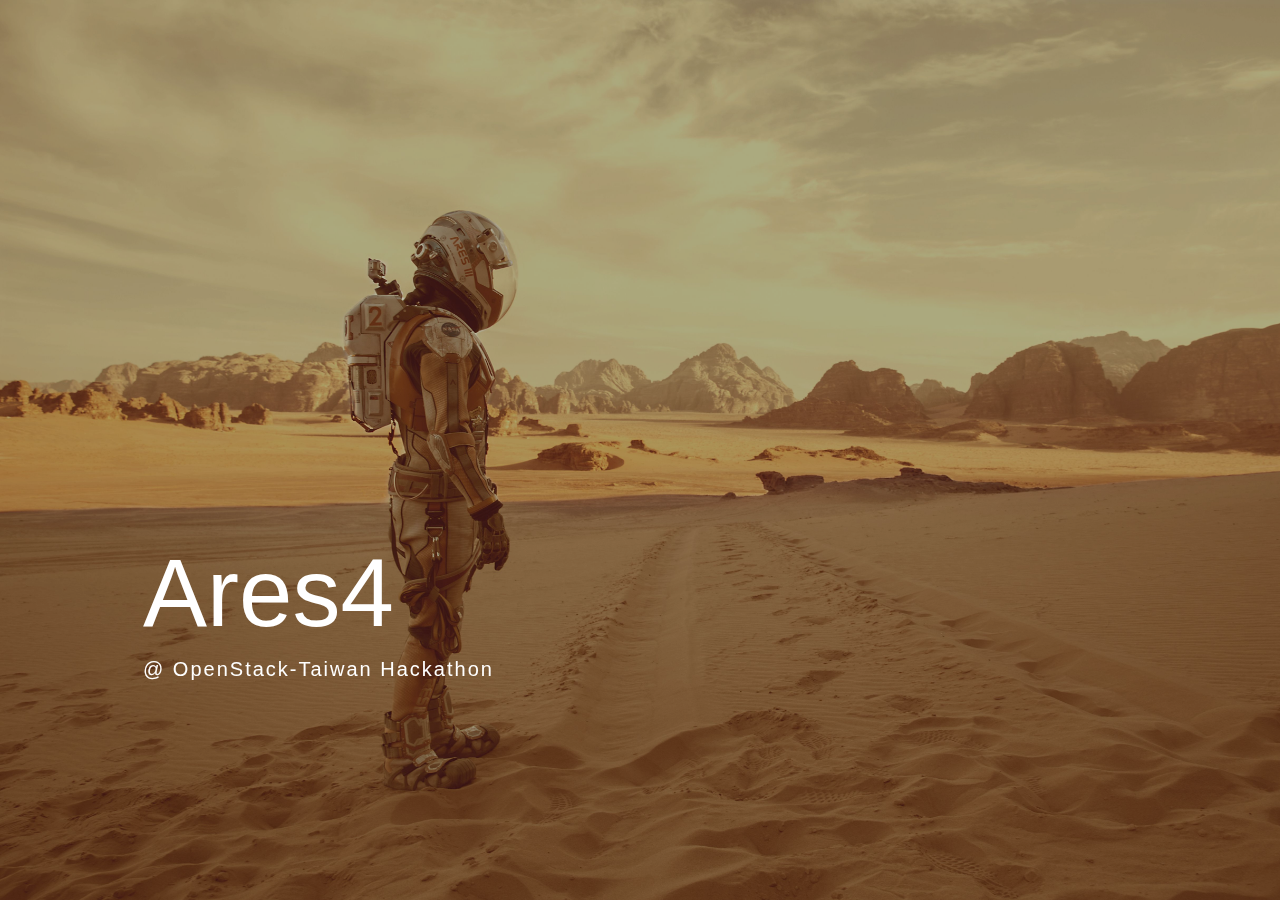
<file: WebContent/index.html>
<!doctype html>
<html class="no-js" lang="">
<head>
	<meta charset="utf-8">
	<meta http-equiv="x-ua-compatible" content="ie=edge">
	<title>Ares4 @ OpenStack-Taiwan Hackathon</title>
	<meta name="description" content="">
	<meta name="viewport" content="width=device-width, initial-scale=1">

	<link rel="apple-touch-icon" href="apple-touch-icon.png">
	<!-- Place favicon.ico in the root directory -->

	<link rel="stylesheet" href="css/normalize.css">
	<link rel="stylesheet" href="css/bootstrap.min.css">
	<link rel="stylesheet" href="css/main.css">
	<script src="js/vendor/modernizr-2.8.3.min.js"></script>
</head>
<body class="index" rel="go&href=home.html">

<div class="container">
	<h1>Ares4</h1>
	<p>@ OpenStack-Taiwan Hackathon</p>
	
</div>

<script src="https://code.jquery.com/jquery-1.12.0.min.js"></script>
<script>window.jQuery || document.write('<script src="js/vendor/jquery-1.12.0.min.js"><\/script>')</script>
<script src="js/vendor/tether.min.js"></script>
<script src="js/vendor/bootstrap.min.js"></script>
<script src="js/vendor/underscore-min.js"></script>
<script src="js/plugins.js"></script>
<script src="js/main.js"></script>

</body>
</html>
</file>
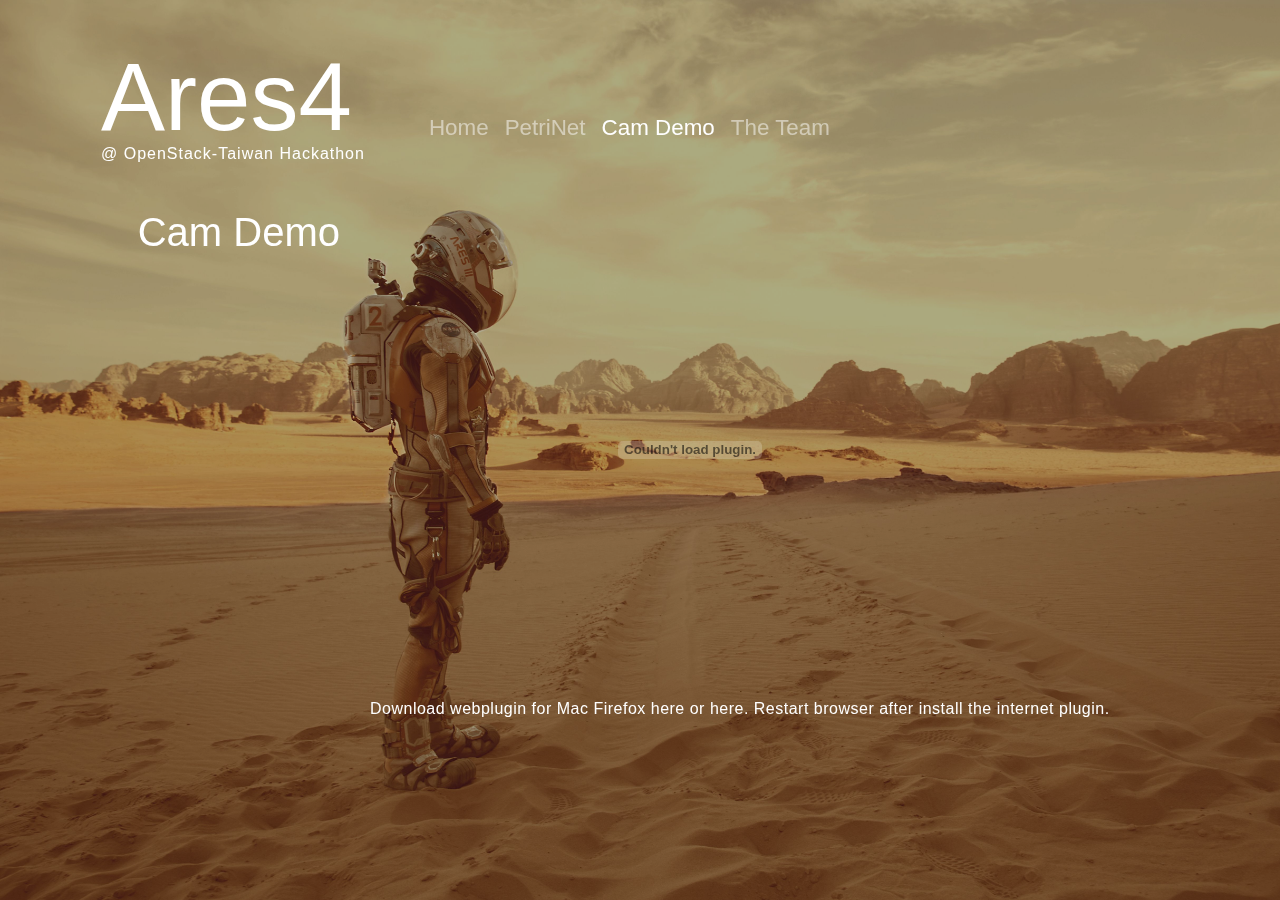
<file: WebContent/cam.html>
<!doctype html>
<html class="no-js" lang="">
<head>
	<meta charset="utf-8">
	<meta http-equiv="x-ua-compatible" content="ie=edge">
	<title>Ares4 @ OpenStack-Taiwan Hackathon</title>
	<meta name="description" content="">
	<meta name="viewport" content="width=device-width, initial-scale=1">

	<link rel="apple-touch-icon" href="apple-touch-icon.png">
	<!-- Place favicon.ico in the root directory -->

	<link rel="stylesheet" href="css/normalize.css">
	<link rel="stylesheet" href="css/bootstrap.min.css">
	<link rel="stylesheet" href="css/main.css">
	<script src="js/vendor/modernizr-2.8.3.min.js"></script>
</head>
<body class="home">

<div class="container">

	<nav class="navbar navbar-dark">
		<button class="navbar-toggler hidden-md-up" type="button" data-toggle="collapse" data-target="#main-navbar">
			&#9776;
		</button>
		<div class="collapse navbar-toggleable-sm" id="main-navbar">
			<div class="navbar-brand" rel="go&href=index.html">
				<h1>Ares4</h1>
				<h7>@ OpenStack-Taiwan Hackathon</h7>
			</div>
			<ul class="nav navbar-nav">
				<li class="nav-item">
					<a class="nav-link" href="home.html">Home <span class="sr-only">(current)</span></a>
				</li>
				<li class="nav-item">
					<a class="nav-link" href="petri.html">PetriNet</a>
				</li>
				<li class="nav-item active">
					<a class="nav-link" href="cam.html">Cam Demo</a>
				</li>
				<li class="nav-item">
					<a class="nav-link" href="about.html">The Team</a>
				</li>
			</ul>
		</div>
	</nav>

	<div class="row">
		<div class="col-md-3">
			<h1 class="text-md-right">Cam Demo</h1>
		</div>
		<div class="col-md-9">
			<div class="main-content">

<div class="cam-container">
	<object classid="clsid:9BE31822-FDAD-461B-AD51-BE1D1C159921" codebase="http://download.videolan.org/pub/videolan/vlc/last/win32/axvlc.cab" id="vlc"><!-- target="rtsp://118.165.24.68/mpeg4" -->
		<embed type="application/x-vlc-plugin" pluginspage="http://www.videolan.org"
			name="vlc"
			target="rtsp://192.168.1.56/mpeg4"
			autoplay="yes"
			loop="no"
			width="640"
			height="480"
			/>
	</object>
</div>

<p class="small">Download webplugin for Mac Firefox <a href="//download.videolan.org/pub/videolan/vlc/last/macosx/VLC-webplugin-2.2.2.dmg">here</a> or <a href="//googledrive.com/host/0B2K-Zztsi4uEZWxTQzd4ZEdPd2s/VLC-webplugin-2.2.2.dmg">here</a>. Restart browser after install the internet plugin.</p>

			</div>
		</div>
	</div>
</div>

<script src="https://code.jquery.com/jquery-1.12.0.min.js"></script>
<script>window.jQuery || document.write('<script src="js/vendor/jquery-1.12.0.min.js"><\/script>')</script>
<script src="js/vendor/tether.min.js"></script>
<script src="js/vendor/bootstrap.min.js"></script>
<script src="js/vendor/underscore-min.js"></script>
<script src="js/plugins.js"></script>
<script src="js/main.js"></script>

</body>
</html>
</file>
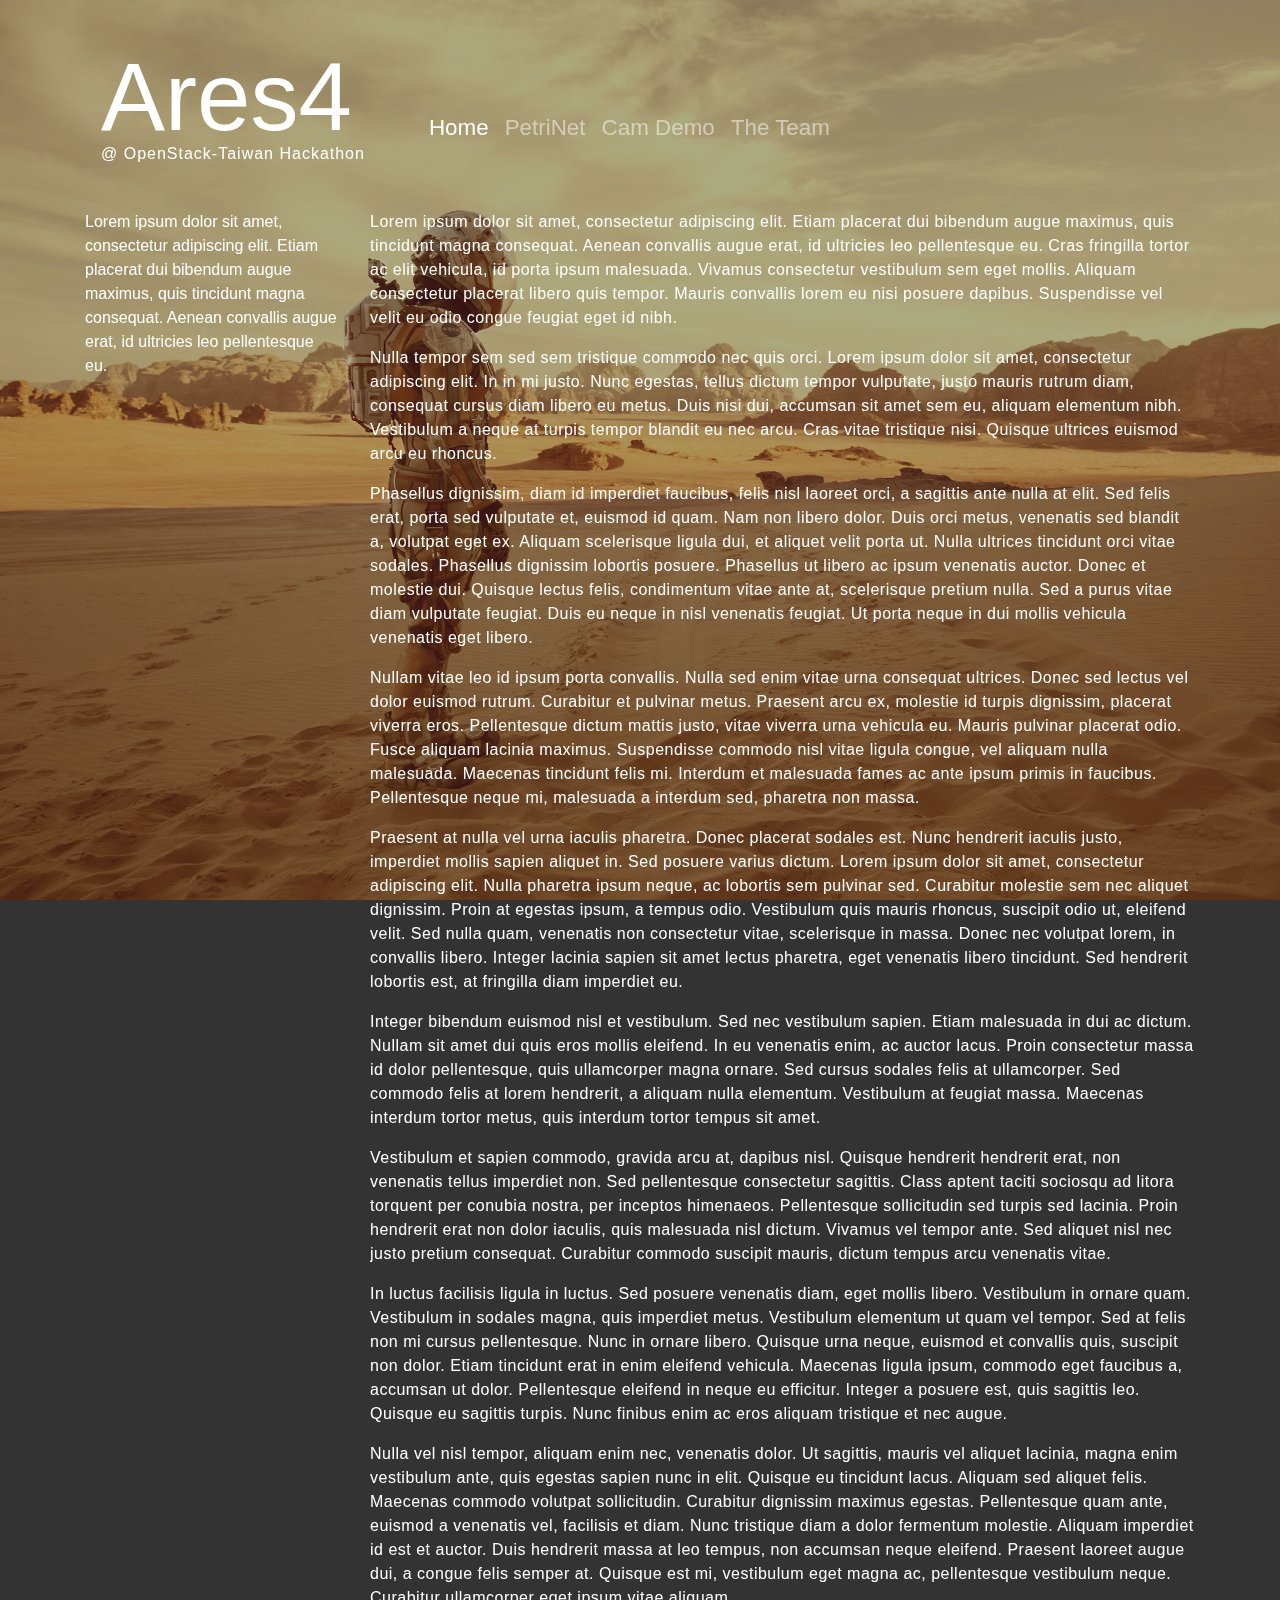
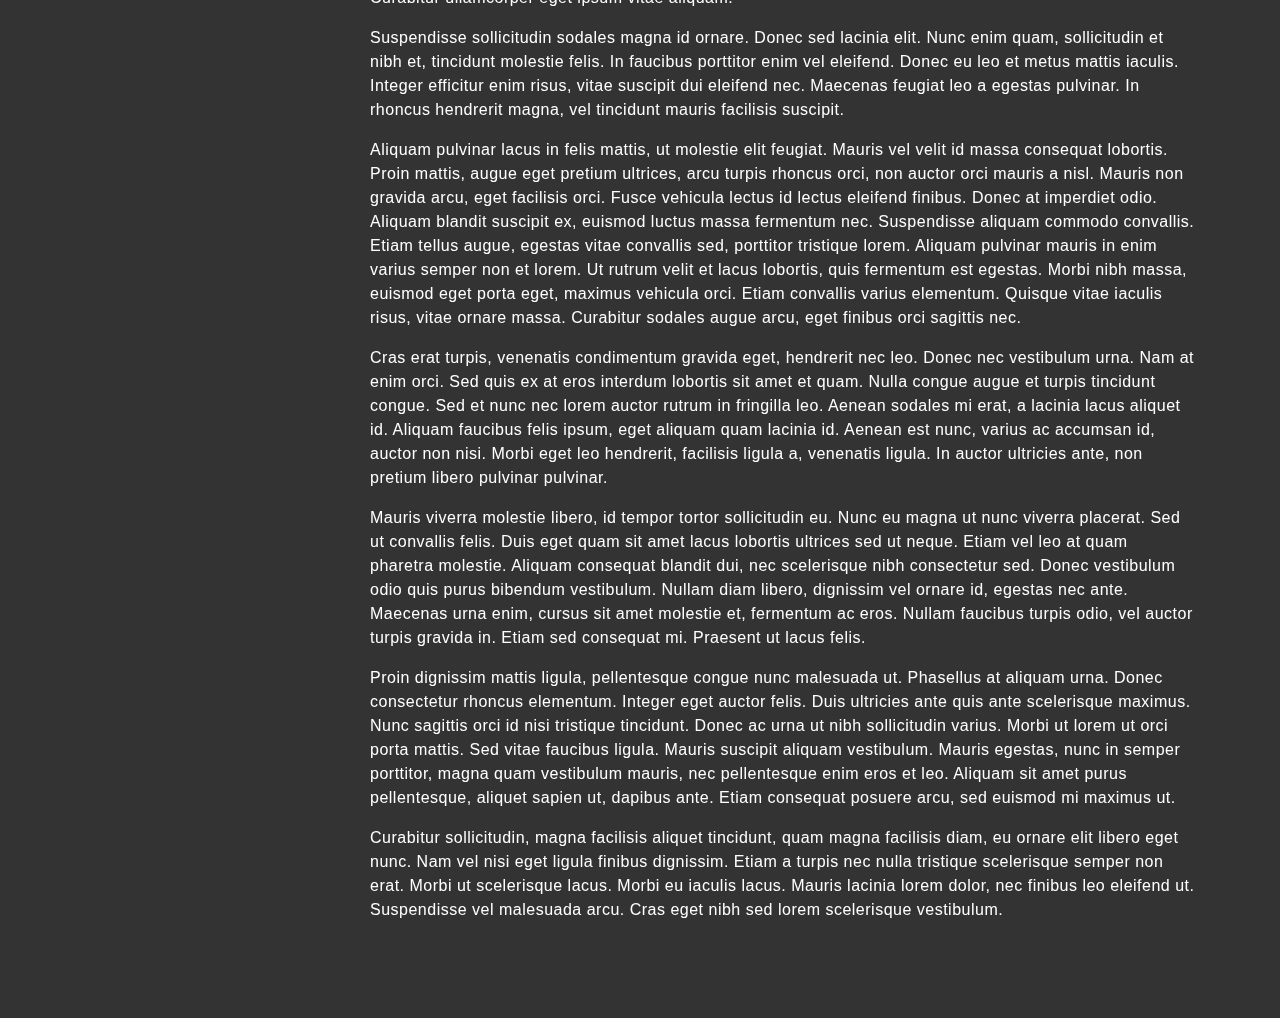
<file: WebContent/home.html>
<!doctype html>
<html class="no-js" lang="">
<head>
	<meta charset="utf-8">
	<meta http-equiv="x-ua-compatible" content="ie=edge">
	<title>Ares4 @ OpenStack-Taiwan Hackathon</title>
	<meta name="description" content="">
	<meta name="viewport" content="width=device-width, initial-scale=1">

	<link rel="apple-touch-icon" href="apple-touch-icon.png">
	<!-- Place favicon.ico in the root directory -->

	<link rel="stylesheet" href="css/normalize.css">
	<link rel="stylesheet" href="css/bootstrap.min.css">
	<link rel="stylesheet" href="css/main.css">
	<script src="js/vendor/modernizr-2.8.3.min.js"></script>
</head>
<body class="home">

<div class="container">

	<nav class="navbar navbar-dark">
		<button class="navbar-toggler hidden-md-up" type="button" data-toggle="collapse" data-target="#main-navbar">
			&#9776;
		</button>
		<div class="collapse navbar-toggleable-sm" id="main-navbar">
			<div class="navbar-brand" rel="go&href=index.html">
				<h1>Ares4</h1>
				<h7>@ OpenStack-Taiwan Hackathon</h7>
			</div>
			<ul class="nav navbar-nav">
				<li class="nav-item active">
					<a class="nav-link" href="home.html">Home <span class="sr-only">(current)</span></a>
				</li>
				<li class="nav-item">
					<a class="nav-link" href="petri.html">PetriNet</a>
				</li>
				<li class="nav-item">
					<a class="nav-link" href="cam.html">Cam Demo</a>
				</li>
				<li class="nav-item">
					<a class="nav-link" href="about.html">The Team</a>
				</li>
			</ul>
		</div>
	</nav>

	<div class="row">
		<div class="col-md-3">
			<p>Lorem ipsum dolor sit amet, consectetur adipiscing elit. Etiam placerat dui bibendum augue maximus, quis tincidunt magna consequat. Aenean convallis augue erat, id ultricies leo pellentesque eu.</p>
		</div>
		<div class="col-md-9">
			<div class="main-content">

<p>Lorem ipsum dolor sit amet, consectetur adipiscing elit. Etiam placerat dui bibendum augue maximus, quis tincidunt magna consequat. Aenean convallis augue erat, id ultricies leo pellentesque eu. Cras fringilla tortor ac elit vehicula, id porta ipsum malesuada. Vivamus consectetur vestibulum sem eget mollis. Aliquam consectetur placerat libero quis tempor. Mauris convallis lorem eu nisi posuere dapibus. Suspendisse vel velit eu odio congue feugiat eget id nibh.</p>
<p>Nulla tempor sem sed sem tristique commodo nec quis orci. Lorem ipsum dolor sit amet, consectetur adipiscing elit. In in mi justo. Nunc egestas, tellus dictum tempor vulputate, justo mauris rutrum diam, consequat cursus diam libero eu metus. Duis nisi dui, accumsan sit amet sem eu, aliquam elementum nibh. Vestibulum a neque at turpis tempor blandit eu nec arcu. Cras vitae tristique nisi. Quisque ultrices euismod arcu eu rhoncus.</p>
<p>Phasellus dignissim, diam id imperdiet faucibus, felis nisl laoreet orci, a sagittis ante nulla at elit. Sed felis erat, porta sed vulputate et, euismod id quam. Nam non libero dolor. Duis orci metus, venenatis sed blandit a, volutpat eget ex. Aliquam scelerisque ligula dui, et aliquet velit porta ut. Nulla ultrices tincidunt orci vitae sodales. Phasellus dignissim lobortis posuere. Phasellus ut libero ac ipsum venenatis auctor. Donec et molestie dui. Quisque lectus felis, condimentum vitae ante at, scelerisque pretium nulla. Sed a purus vitae diam vulputate feugiat. Duis eu neque in nisl venenatis feugiat. Ut porta neque in dui mollis vehicula venenatis eget libero.</p>
<p>Nullam vitae leo id ipsum porta convallis. Nulla sed enim vitae urna consequat ultrices. Donec sed lectus vel dolor euismod rutrum. Curabitur et pulvinar metus. Praesent arcu ex, molestie id turpis dignissim, placerat viverra eros. Pellentesque dictum mattis justo, vitae viverra urna vehicula eu. Mauris pulvinar placerat odio. Fusce aliquam lacinia maximus. Suspendisse commodo nisl vitae ligula congue, vel aliquam nulla malesuada. Maecenas tincidunt felis mi. Interdum et malesuada fames ac ante ipsum primis in faucibus. Pellentesque neque mi, malesuada a interdum sed, pharetra non massa.</p>
<p>Praesent at nulla vel urna iaculis pharetra. Donec placerat sodales est. Nunc hendrerit iaculis justo, imperdiet mollis sapien aliquet in. Sed posuere varius dictum. Lorem ipsum dolor sit amet, consectetur adipiscing elit. Nulla pharetra ipsum neque, ac lobortis sem pulvinar sed. Curabitur molestie sem nec aliquet dignissim. Proin at egestas ipsum, a tempus odio. Vestibulum quis mauris rhoncus, suscipit odio ut, eleifend velit. Sed nulla quam, venenatis non consectetur vitae, scelerisque in massa. Donec nec volutpat lorem, in convallis libero. Integer lacinia sapien sit amet lectus pharetra, eget venenatis libero tincidunt. Sed hendrerit lobortis est, at fringilla diam imperdiet eu.</p>
<p>Integer bibendum euismod nisl et vestibulum. Sed nec vestibulum sapien. Etiam malesuada in dui ac dictum. Nullam sit amet dui quis eros mollis eleifend. In eu venenatis enim, ac auctor lacus. Proin consectetur massa id dolor pellentesque, quis ullamcorper magna ornare. Sed cursus sodales felis at ullamcorper. Sed commodo felis at lorem hendrerit, a aliquam nulla elementum. Vestibulum at feugiat massa. Maecenas interdum tortor metus, quis interdum tortor tempus sit amet.</p>
<p>Vestibulum et sapien commodo, gravida arcu at, dapibus nisl. Quisque hendrerit hendrerit erat, non venenatis tellus imperdiet non. Sed pellentesque consectetur sagittis. Class aptent taciti sociosqu ad litora torquent per conubia nostra, per inceptos himenaeos. Pellentesque sollicitudin sed turpis sed lacinia. Proin hendrerit erat non dolor iaculis, quis malesuada nisl dictum. Vivamus vel tempor ante. Sed aliquet nisl nec justo pretium consequat. Curabitur commodo suscipit mauris, dictum tempus arcu venenatis vitae.</p>
<p>In luctus facilisis ligula in luctus. Sed posuere venenatis diam, eget mollis libero. Vestibulum in ornare quam. Vestibulum in sodales magna, quis imperdiet metus. Vestibulum elementum ut quam vel tempor. Sed at felis non mi cursus pellentesque. Nunc in ornare libero. Quisque urna neque, euismod et convallis quis, suscipit non dolor. Etiam tincidunt erat in enim eleifend vehicula. Maecenas ligula ipsum, commodo eget faucibus a, accumsan ut dolor. Pellentesque eleifend in neque eu efficitur. Integer a posuere est, quis sagittis leo. Quisque eu sagittis turpis. Nunc finibus enim ac eros aliquam tristique et nec augue.</p>
<p>Nulla vel nisl tempor, aliquam enim nec, venenatis dolor. Ut sagittis, mauris vel aliquet lacinia, magna enim vestibulum ante, quis egestas sapien nunc in elit. Quisque eu tincidunt lacus. Aliquam sed aliquet felis. Maecenas commodo volutpat sollicitudin. Curabitur dignissim maximus egestas. Pellentesque quam ante, euismod a venenatis vel, facilisis et diam. Nunc tristique diam a dolor fermentum molestie. Aliquam imperdiet id est et auctor. Duis hendrerit massa at leo tempus, non accumsan neque eleifend. Praesent laoreet augue dui, a congue felis semper at. Quisque est mi, vestibulum eget magna ac, pellentesque vestibulum neque. Curabitur ullamcorper eget ipsum vitae aliquam.</p>
<p>Suspendisse sollicitudin sodales magna id ornare. Donec sed lacinia elit. Nunc enim quam, sollicitudin et nibh et, tincidunt molestie felis. In faucibus porttitor enim vel eleifend. Donec eu leo et metus mattis iaculis. Integer efficitur enim risus, vitae suscipit dui eleifend nec. Maecenas feugiat leo a egestas pulvinar. In rhoncus hendrerit magna, vel tincidunt mauris facilisis suscipit.</p>
<p>Aliquam pulvinar lacus in felis mattis, ut molestie elit feugiat. Mauris vel velit id massa consequat lobortis. Proin mattis, augue eget pretium ultrices, arcu turpis rhoncus orci, non auctor orci mauris a nisl. Mauris non gravida arcu, eget facilisis orci. Fusce vehicula lectus id lectus eleifend finibus. Donec at imperdiet odio. Aliquam blandit suscipit ex, euismod luctus massa fermentum nec. Suspendisse aliquam commodo convallis. Etiam tellus augue, egestas vitae convallis sed, porttitor tristique lorem. Aliquam pulvinar mauris in enim varius semper non et lorem. Ut rutrum velit et lacus lobortis, quis fermentum est egestas. Morbi nibh massa, euismod eget porta eget, maximus vehicula orci. Etiam convallis varius elementum. Quisque vitae iaculis risus, vitae ornare massa. Curabitur sodales augue arcu, eget finibus orci sagittis nec.</p>
<p>Cras erat turpis, venenatis condimentum gravida eget, hendrerit nec leo. Donec nec vestibulum urna. Nam at enim orci. Sed quis ex at eros interdum lobortis sit amet et quam. Nulla congue augue et turpis tincidunt congue. Sed et nunc nec lorem auctor rutrum in fringilla leo. Aenean sodales mi erat, a lacinia lacus aliquet id. Aliquam faucibus felis ipsum, eget aliquam quam lacinia id. Aenean est nunc, varius ac accumsan id, auctor non nisi. Morbi eget leo hendrerit, facilisis ligula a, venenatis ligula. In auctor ultricies ante, non pretium libero pulvinar pulvinar.</p>
<p>Mauris viverra molestie libero, id tempor tortor sollicitudin eu. Nunc eu magna ut nunc viverra placerat. Sed ut convallis felis. Duis eget quam sit amet lacus lobortis ultrices sed ut neque. Etiam vel leo at quam pharetra molestie. Aliquam consequat blandit dui, nec scelerisque nibh consectetur sed. Donec vestibulum odio quis purus bibendum vestibulum. Nullam diam libero, dignissim vel ornare id, egestas nec ante. Maecenas urna enim, cursus sit amet molestie et, fermentum ac eros. Nullam faucibus turpis odio, vel auctor turpis gravida in. Etiam sed consequat mi. Praesent ut lacus felis.</p>
<p>Proin dignissim mattis ligula, pellentesque congue nunc malesuada ut. Phasellus at aliquam urna. Donec consectetur rhoncus elementum. Integer eget auctor felis. Duis ultricies ante quis ante scelerisque maximus. Nunc sagittis orci id nisi tristique tincidunt. Donec ac urna ut nibh sollicitudin varius. Morbi ut lorem ut orci porta mattis. Sed vitae faucibus ligula. Mauris suscipit aliquam vestibulum. Mauris egestas, nunc in semper porttitor, magna quam vestibulum mauris, nec pellentesque enim eros et leo. Aliquam sit amet purus pellentesque, aliquet sapien ut, dapibus ante. Etiam consequat posuere arcu, sed euismod mi maximus ut.</p>
<p>Curabitur sollicitudin, magna facilisis aliquet tincidunt, quam magna facilisis diam, eu ornare elit libero eget nunc. Nam vel nisi eget ligula finibus dignissim. Etiam a turpis nec nulla tristique scelerisque semper non erat. Morbi ut scelerisque lacus. Morbi eu iaculis lacus. Mauris lacinia lorem dolor, nec finibus leo eleifend ut. Suspendisse vel malesuada arcu. Cras eget nibh sed lorem scelerisque vestibulum. </p>

			</div>
		</div>
	</div>
</div>

<script src="https://code.jquery.com/jquery-1.12.0.min.js"></script>
<script>window.jQuery || document.write('<script src="js/vendor/jquery-1.12.0.min.js"><\/script>')</script>
<script src="js/vendor/tether.min.js"></script>
<script src="js/vendor/bootstrap.min.js"></script>
<script src="js/vendor/underscore-min.js"></script>
<script src="js/plugins.js"></script>
<script src="js/main.js"></script>

</body>
</html>
</file>
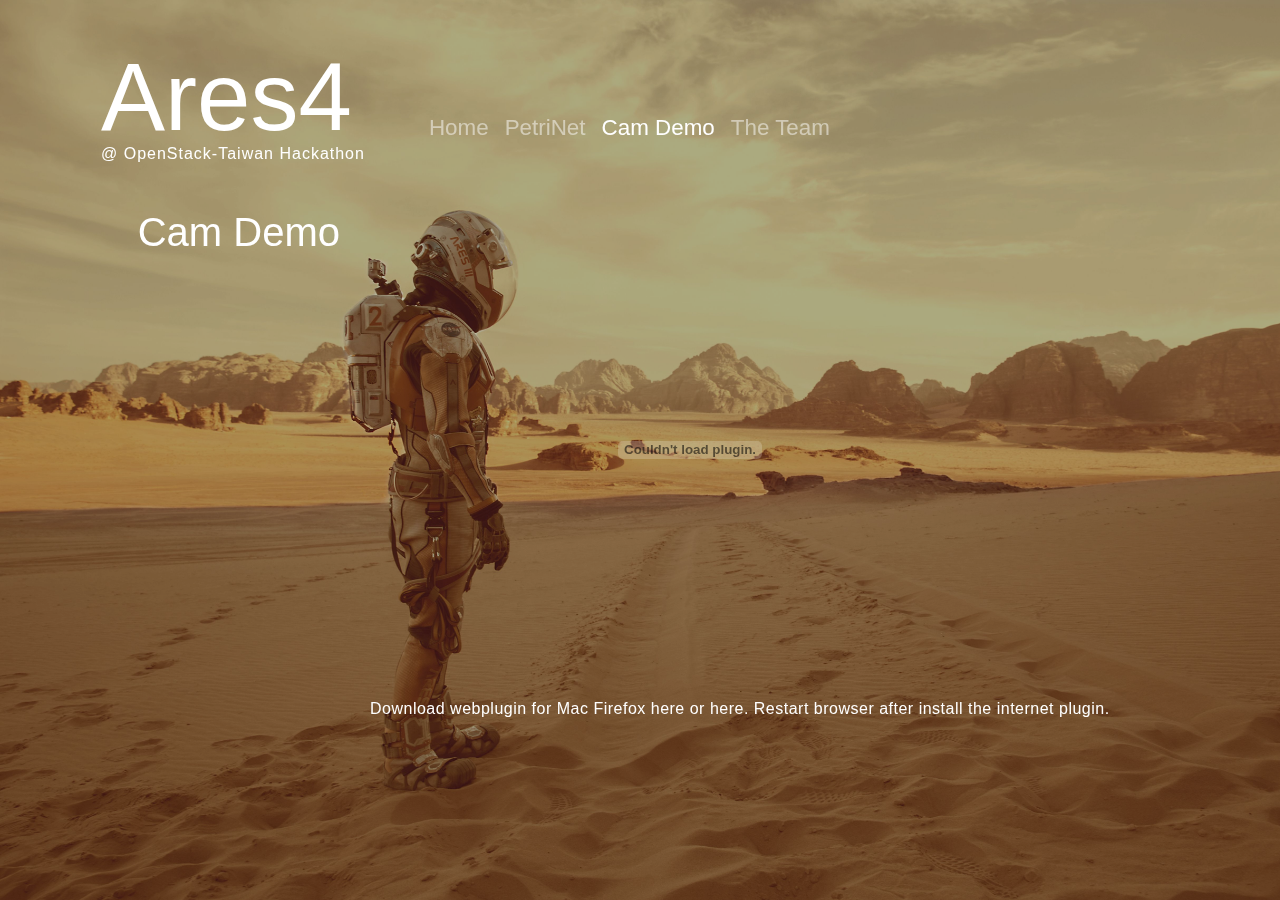
<file: src/main/webapp/cam.html>
<!doctype html>
<html class="no-js" lang="">
<head>
	<meta charset="utf-8">
	<meta http-equiv="x-ua-compatible" content="ie=edge">
	<title>Ares4 @ OpenStack-Taiwan Hackathon</title>
	<meta name="description" content="">
	<meta name="viewport" content="width=device-width, initial-scale=1">

	<link rel="apple-touch-icon" href="apple-touch-icon.png">
	<!-- Place favicon.ico in the root directory -->

	<link rel="stylesheet" href="css/normalize.css">
	<link rel="stylesheet" href="css/bootstrap.min.css">
	<link rel="stylesheet" href="css/main.css">
	<script src="js/vendor/modernizr-2.8.3.min.js"></script>
</head>
<body class="home">

<div class="container">

	<nav class="navbar navbar-dark">
		<button class="navbar-toggler hidden-md-up" type="button" data-toggle="collapse" data-target="#main-navbar">
			&#9776;
		</button>
		<div class="collapse navbar-toggleable-sm" id="main-navbar">
			<div class="navbar-brand" rel="go&href=index.html">
				<h1>Ares4</h1>
				<h7>@ OpenStack-Taiwan Hackathon</h7>
			</div>
			<ul class="nav navbar-nav">
				<li class="nav-item">
					<a class="nav-link" href="home.html">Home <span class="sr-only">(current)</span></a>
				</li>
				<li class="nav-item">
					<a class="nav-link" href="petri.html">PetriNet</a>
				</li>
				<li class="nav-item active">
					<a class="nav-link" href="cam.html">Cam Demo</a>
				</li>
				<li class="nav-item">
					<a class="nav-link" href="about.html">The Team</a>
				</li>
			</ul>
		</div>
	</nav>

	<div class="row">
		<div class="col-md-3">
			<h1 class="text-md-right">Cam Demo</h1>
		</div>
		<div class="col-md-9">
			<div class="main-content">

<div class="cam-container">
	<object classid="clsid:9BE31822-FDAD-461B-AD51-BE1D1C159921" codebase="http://download.videolan.org/pub/videolan/vlc/last/win32/axvlc.cab" id="vlc"><!-- target="rtsp://118.165.24.68/mpeg4" -->
		<embed type="application/x-vlc-plugin" pluginspage="http://www.videolan.org"
			name="vlc"
			target="rtsp://192.168.1.56/mpeg4"
			autoplay="yes"
			loop="no"
			width="640"
			height="480"
			/>
	</object>
</div>

<p class="small">Download webplugin for Mac Firefox <a href="//download.videolan.org/pub/videolan/vlc/last/macosx/VLC-webplugin-2.2.2.dmg">here</a> or <a href="//b223e5bd4314a27cca52e1d7128b7a775b9098b5.googledrive.com/host/0B2K-Zztsi4uEZWxTQzd4ZEdPd2s/VLC-webplugin-2.2.2.dmg">here</a>. Restart browser after install the internet plugin.</p>

			</div>
		</div>
	</div>
</div>

<script src="https://code.jquery.com/jquery-1.12.0.min.js"></script>
<script>window.jQuery || document.write('<script src="js/vendor/jquery-1.12.0.min.js"><\/script>')</script>
<script src="js/vendor/tether.min.js"></script>
<script src="js/vendor/bootstrap.min.js"></script>
<script src="js/vendor/underscore-min.js"></script>
<script src="js/plugins.js"></script>
<script src="js/main.js"></script>

</body>
</html>
</file>
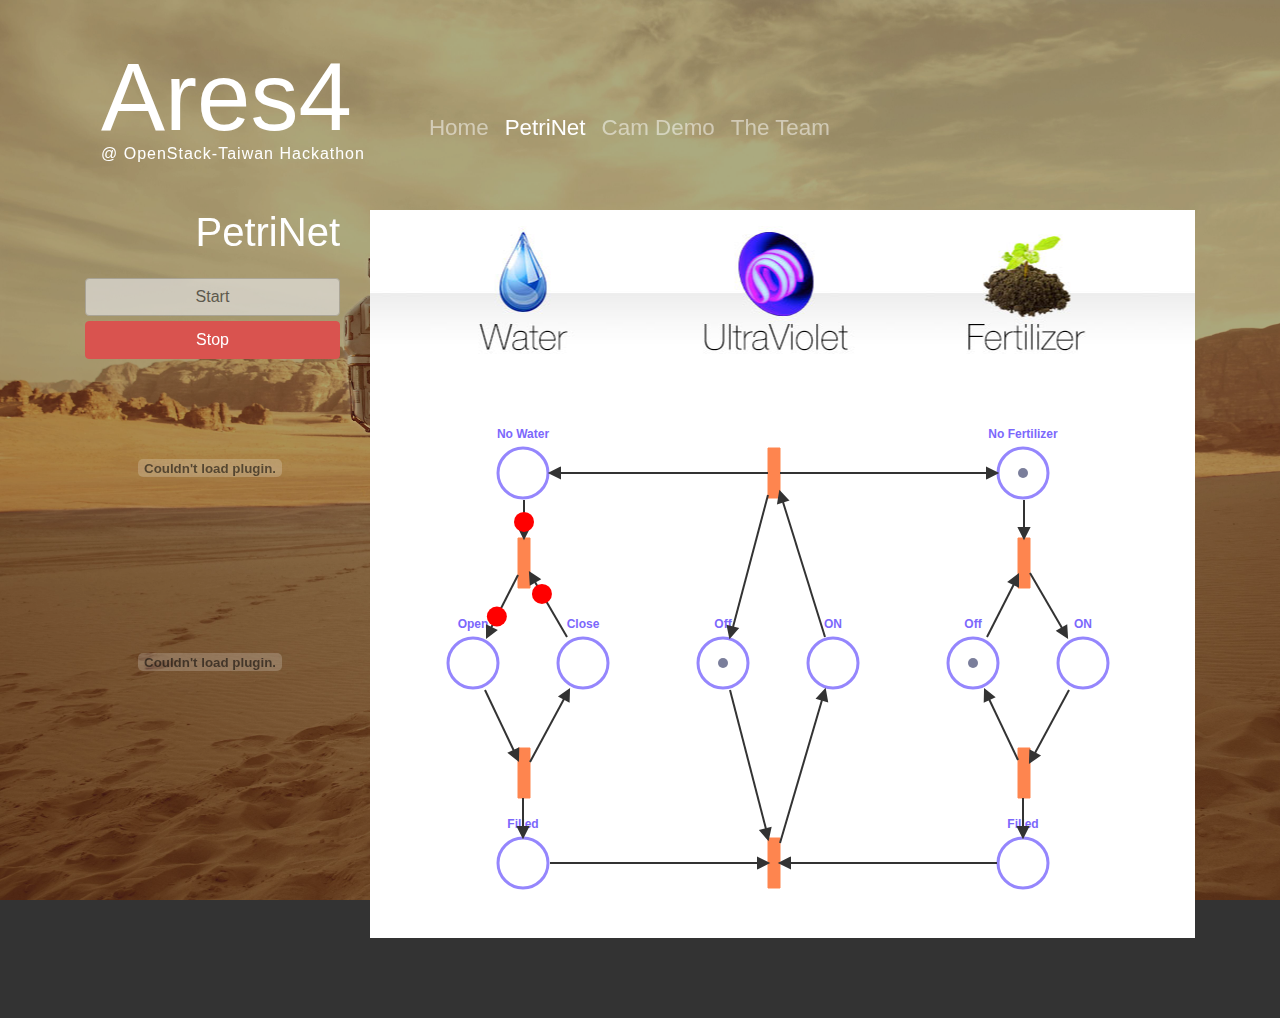
<file: src/main/webapp/petri.html>
<!doctype html>
<html class="no-js" lang="">
<head>
	<meta charset="utf-8">
	<meta http-equiv="x-ua-compatible" content="ie=edge">
	<title>Ares4 @ OpenStack-Taiwan Hackathon</title>
	<meta name="description" content="">
	<meta name="viewport" content="width=device-width, initial-scale=1">

	<link rel="apple-touch-icon" href="apple-touch-icon.png">
	<!-- Place favicon.ico in the root directory -->

	<link rel="stylesheet" href="css/normalize.css">
	<link rel="stylesheet" href="css/bootstrap.min.css">
	<link rel="stylesheet" href="css/joint.css" />
	<link rel="stylesheet" href="css/main.css">
	<script src="js/vendor/modernizr-2.8.3.min.js"></script>
</head>
<body class="home">

<div class="container">

	<nav class="navbar navbar-dark">
		<button class="navbar-toggler hidden-md-up" type="button" data-toggle="collapse" data-target="#main-navbar">
			&#9776;
		</button>
		<div class="collapse navbar-toggleable-sm" id="main-navbar">
			<div class="navbar-brand" rel="go&href=index.html">
				<h1>Ares4</h1>
				<h7>@ OpenStack-Taiwan Hackathon</h7>
			</div>
			<ul class="nav navbar-nav">
				<li class="nav-item">
					<a class="nav-link" href="home.html">Home <span class="sr-only">(current)</span></a>
				</li>
				<li class="nav-item active">
					<a class="nav-link" href="petri.html">PetriNet</a>
				</li>
				<li class="nav-item">
					<a class="nav-link" href="cam.html">Cam Demo</a>
				</li>
				<li class="nav-item">
					<a class="nav-link" href="about.html">The Team</a>
				</li>
			</ul>
		</div>
	</nav>

	<div class="row">
		<div class="col-md-3">
			<h1 class="text-md-right">PetriNet</h1>
			<div class="controller hidden">
				<button type="button" class="btn btn-success btn-block" rel="petri_start">Start</button>
				<button type="button" class="btn btn-secondary btn-block active" rel="petri_stop" disabled>Stop</button>
			</div>

			<div class="cam-container">
				<object classid="clsid:9BE31822-FDAD-461B-AD51-BE1D1C159921" codebase="http://download.videolan.org/pub/videolan/vlc/last/win32/axvlc.cab" id="vlc"><!-- target="rtsp://118.165.24.68/mpeg4" -->
					<embed type="application/x-vlc-plugin" pluginspage="http://www.videolan.org"
						name="vlc"
						target="rtsp://192.168.1.56/mpeg4"
						autoplay="yes"
						loop="no"
						width="250"
						height="187"
						/>
				</object>
			</div>
			<div class="cam-container">
				<object classid="clsid:9BE31822-FDAD-461B-AD51-BE1D1C159921" codebase="http://download.videolan.org/pub/videolan/vlc/last/win32/axvlc.cab" id="vlc"><!-- target="rtsp://118.165.24.68/mpeg4" -->
					<embed type="application/x-vlc-plugin" pluginspage="http://www.videolan.org"
						name="vlc"
						target="rtsp://192.168.1.56/mpeg4"
						autoplay="yes"
						loop="no"
						width="250"
						height="187"
						/>
				</object>
			</div>

		</div>
		<div class="col-md-9">
			<div class="main-content">
				
				<p class="loading">Petri Net initializing ...</p>
				<div class="paper-container">
					<div class="paper-header hidden"></div>
					<div id="paper" class="paper"></div>
				</div>

			</div>
		</div>
	</div>
</div>

<script src="js/vendor/jquery-1.12.0.min.js"></script>
<script src="js/vendor/tether.min.js"></script>
<script src="js/vendor/bootstrap.min.js"></script>
<script src="js/vendor/underscore-min.js"></script>
<script src="js/plugins.js"></script>
<script src="js/vendor/lodash.min.js"></script> <!-- for petrinet -->
<script src="js/vendor/backbone-min.js"></script> <!-- for petrinet -->
<script src="js/vendor/joint.js"></script> <!-- for petrinet -->
<script src="js/main.js"></script>
<!-- <script src="js/pn-demo.js"></script> -->
<script>

var graph = new joint.dia.Graph();
var paper = new joint.dia.Paper({
    el: $('#paper'),
    width: 710,
    height: 570,
    gridSize: 10,
    perpendicularLinks: true,
    model: graph
});

var pn = joint.shapes.pn;

var p_ultraviolet_on = new pn.Place({
    position: {x: 380, y: 270},
    attrs: {
        '.label': {text: 'ON', fill: '#7c68fc'},
        '.root' : {stroke: '#9586fd', 'stroke-width': 3},
        '.tokens > circle': {fill : '#7a7e9b'}
    },
    tokens: 0
});
var p_ultraviolet_off = p_ultraviolet_on.clone().attr({'.label': { text: 'Off' }}).position(270, 270).set('tokens', 1);

var p_water_empty = p_ultraviolet_on.clone().attr({'.label': { text: 'No Water' }}).position(70, 80).set('tokens', 1);
var p_value_1_open = p_ultraviolet_on.clone().attr({'.label': { text: 'Open' }}).position(20, 270).set('tokens', 0);
var p_value_1_close = p_ultraviolet_on.clone().attr({'.label': { text: 'Close' }}).position(130, 270).set('tokens', 1);
var p_water_filled = p_ultraviolet_on.clone().attr({'.label': { text: 'Filled' }}).position(70, 470).set('tokens', 0);

var p_fertilizer_empty = p_ultraviolet_on.clone().attr({'.label': { text: 'No Fertilizer' }}).position(570, 80).set('tokens', 1);
var p_value_2_on = p_ultraviolet_on.clone().attr({'.label': { text: 'ON' }}).position(630, 270).set('tokens', 0);
var p_value_2_off = p_ultraviolet_on.clone().attr({'.label': { text: 'Off' }}).position(520, 270).set('tokens', 1);
var p_fertilizer_filled = p_ultraviolet_on.clone().attr({'.label': { text: 'Filled' }}).position(570, 470).set('tokens', 0);

var n_close_ultraviolet = new pn.Transition({
    position: {x: 340, y: 80},
    attrs: {
        '.label': {text: '', fill: '#fe854f'},
        '.root' : {fill: '#fe854f', stroke: '#fe854f'}
    }
});
var n_open_ultraviolet = n_close_ultraviolet.clone().attr({'.label': { text: '' }}).position(340, 470);

var n_open_value_1 = n_close_ultraviolet.clone().attr({'.label': { text: '' }}).position(90, 170);
var n_close_value_1 = n_close_ultraviolet.clone().attr({'.label': { text: '' }}).position(90, 380);

var n_open_value_2 = n_close_ultraviolet.clone().attr({'.label': { text: '' }}).position(590, 170);
var n_close_value_2 = n_close_ultraviolet.clone().attr({'.label': { text: '' }}).position(590, 380);

function link(a, b) {

    return new pn.Link({
        source: { id: a.id, selector: '.root' },
        target: { id: b.id, selector: '.root' },
        attrs: {
            '.connection': {
                'fill': 'none',
                'stroke-linejoin': 'round',
                'stroke-width': '2',
                'stroke': '#333'
            },
            '.marker-target': {
                'fill': '#333',
                'stroke-width': '2',
                'stroke': '#333'
            }
        }
    });
}

graph.addCell([p_ultraviolet_on, p_ultraviolet_off, p_water_empty, p_value_1_open, p_value_1_close, p_water_filled, p_fertilizer_empty, p_value_2_on, p_value_2_off, p_fertilizer_filled, n_close_ultraviolet, n_open_ultraviolet, n_open_value_1, n_close_value_1, n_open_value_2, n_close_value_2]);

graph.addCell([
    link(n_close_ultraviolet, p_ultraviolet_off),
    link(p_ultraviolet_off, n_open_ultraviolet),
    link(n_open_ultraviolet, p_ultraviolet_on),
    link(p_ultraviolet_on, n_close_ultraviolet),

    link(n_close_ultraviolet, p_fertilizer_empty),
    link(p_fertilizer_empty, n_open_value_2),
    link(n_open_value_2, p_value_2_on),
    link(p_value_2_on, n_close_value_2),
    link(n_close_value_2, p_value_2_off),
    link(p_value_2_off, n_open_value_2),
    link(n_close_value_2, p_fertilizer_filled),
    link(p_fertilizer_filled, n_open_ultraviolet),

    link(n_close_ultraviolet, p_water_empty),
    link(p_water_empty, n_open_value_1),
    link(n_open_value_1, p_value_1_open),
    link(p_value_1_open, n_close_value_1),
    link(n_close_value_1, p_value_1_close),
    link(p_value_1_close, n_open_value_1),
    link(n_close_value_1, p_water_filled),
    link(p_water_filled, n_open_ultraviolet),
]);

function fireTransition(t, sec) {

    var inbound = graph.getConnectedLinks(t, { inbound: true });
    var outbound = graph.getConnectedLinks(t, { outbound: true });

    var placesBefore = _.map(inbound, function(link) {
        return graph.getCell(link.get('source').id);
    });
    var placesAfter = _.map(outbound, function(link) {
        return graph.getCell(link.get('target').id);
    });

    var isFirable = true;
    _.each(placesBefore, function(p) { if (p.get('tokens') === 0) isFirable = false; });

    if (isFirable) {

        _.each(placesBefore, function(p) {
            // Let the execution finish before adjusting the value of tokens. So that we can loop over all transitions
            // and call fireTransition() on the original number of tokens.
            _.defer(function() { p.set('tokens', p.get('tokens') - 1); });

            var link = _.find(inbound, function(l) { return l.get('source').id === p.id; });
            paper.findViewByModel(link).sendToken(V('circle', { r: 10, fill: '#f00' }).node, sec * 1000);

            });

            _.each(placesAfter, function(p) {
            var link = _.find(outbound, function(l) { return l.get('target').id === p.id; });
            paper.findViewByModel(link).sendToken(V('circle', { r: 10, fill: '#f00' }).node, sec * 1000, function() {
                    p.set('tokens', p.get('tokens') + 1);
            });

            });
    }
}

function simulate(opt) {
	var opt = opt || false;
    var transitions = [n_close_ultraviolet, n_open_ultraviolet, n_open_value_1, n_close_value_1, n_open_value_2, n_close_value_2];
    _.each(transitions, function(t) { if (Math.random() < 0.7) fireTransition(t, 1); });

    if (opt === 'init') {
	    // hide loading message
	    $('.loading').addClass('hidden');
	    $('.controller,.paper-header').removeClass('hidden');
    }
    $('[rel="petri_start"],[rel="petri_stop"]').toggleClass('active');
    $('[rel="petri_start"]').prop('disabled', true).toggleClass('btn-secondary btn-success');
    $('[rel="petri_stop"]').prop('disabled', false).toggleClass('btn-secondary btn-danger');
    $('.paper-container').removeClass('stopped');
    
    return setInterval(function() {
        _.each(transitions, function(t) { if (Math.random() < 0.7) fireTransition(t, 1); });
    }, 2000);
}

function stopSimulation(simulationId) {
    $('[rel="petri_start"],[rel="petri_stop"]').toggleClass('active');
    $('[rel="petri_start"]').prop('disabled', false).toggleClass('btn-secondary btn-success');
    $('[rel="petri_stop"]').prop('disabled', true).toggleClass('btn-secondary btn-danger');
    $('.paper-container').addClass('stopped');
    clearInterval(simulationId);
}

var simulationId = simulate('init');

</script>

</body>
</html>
</file>
<file: WebContent/css/main.css>
/*! HTML5 Boilerplate v5.3.0 | MIT License | https://html5boilerplate.com/ */

/*
 * What follows is the result of much research on cross-browser styling.
 * Credit left inline and big thanks to Nicolas Gallagher, Jonathan Neal,
 * Kroc Camen, and the H5BP dev community and team.
 */

/* ==========================================================================
   Base styles: opinionated defaults
   ========================================================================== */

html {
	color: #222;
	font-size: 1em;
	line-height: 1.4;
}

/*
 * Remove text-shadow in selection highlight:
 * https://twitter.com/miketaylr/status/12228805301
 *
 * These selection rule sets have to be separate.
 * Customize the background color to match your design.
 */

::-moz-selection {
	background: #b3d4fc;
	text-shadow: none;
}

::selection {
	background: #b3d4fc;
	text-shadow: none;
}

/*
 * A better looking default horizontal rule
 */

hr {
	display: block;
	height: 1px;
	border: 0;
	border-top: 1px solid #ccc;
	margin: 1em 0;
	padding: 0;
}

/*
 * Remove the gap between audio, canvas, iframes,
 * images, videos and the bottom of their containers:
 * https://github.com/h5bp/html5-boilerplate/issues/440
 */

audio,
canvas,
iframe,
img,
svg,
video {
	vertical-align: middle;
}

/*
 * Remove default fieldset styles.
 */

fieldset {
	border: 0;
	margin: 0;
	padding: 0;
}

/*
 * Allow only vertical resizing of textareas.
 */

textarea {
	resize: vertical;
}

/* ==========================================================================
   Browser Upgrade Prompt
   ========================================================================== */

.browserupgrade {
	margin: 0.2em 0;
	background: #ccc;
	color: #000;
	padding: 0.2em 0;
}

/* ==========================================================================
   Author's custom styles
   ========================================================================== */


html, body {
	height: 100%;
}
body {
	background: #333;
	color: #fff;
}
body::before {
	content: '';
	position: fixed;
	top: 0;
	bottom: 0;
	width: 100%;
	background: url(../img/home-bg.jpg) no-repeat 0 0;
	background-size: cover;
	opacity: .75;
}
a {
	color: #fff;
	text-decoration: none;
}
a:hover {
	position: relative;
	color: #fff;
	text-decoration: none;
	/*outline: 1px solid #fff;
	outline-offset: 2px;*/
}
[rel] {
	cursor: pointer;
}

/* reset */

.index {
	overflow: hidden;
}
.index .container {
	position: absolute;
	left: 10%;
	bottom: 0;
	width: 80%;
	height: 40%;
}
.index .container h1 {
	font-size: 6rem;

}
.index .container p {
	font-weight: 300;
	font-size: 1.25rem;
	letter-spacing: 2px;
}


.navbar-brand {
	margin-top: 2rem;
	margin-right: 4rem;
}
.navbar-brand h1 {
	font-size: 6rem;
	margin-bottom: -0.5rem;
	color: #fff;
}
.navbar-brand h7 {
	color: #fff;
	font-size: 1rem;
	margin-bottom: 2rem;
	display: block;
	font-weight: 100;
	letter-spacing: 1px;
}
.navbar-brand:hover {
	animation: blink .5s infinite; /* infinite */
}
@keyframes blink {
	0% { color: yellow; }
	50% { color: red; }
}
.navbar-nav .nav-item {
	margin-top: 6rem;
	font-size: 1.4rem;
	font-weight: 300;
}

.main-content {
	display: block;
	overflow: auto;
	padding-bottom: 5rem;
}
.main-content h1 {
	margin-bottom: 1rem;
	font-weight: 300;
}
.main-content p {
	font-size: 1rem;
	font-weight: 100;
	letter-spacing: .5px;
	line-height: 1.5rem;
}
.main-content img {
	width: 100%;
	max-width: 100%;
	display: block;
	margin-bottom: 1rem;
}

.left-navigation {
	color: #fff;
}
.left-navigation .list-group {
	width: 80%;
}
.left-navigation .list-group-item {
	background: none;
	color: #fff;
	font-weight: 700;
}
.left-navigation .list-group-item:hover {
	background: #fff;
	color: #333;
	border-color: #fff;
	opacity: .5;
	outline: none;
}
.left-navigation .list-group-item.active {
	background: #fff;
	color: #333;
	border-color: #fff;
}

.cam-container embed {
	max-width: 100%;
}

.team-member {
	padding: 1rem;
	margin-left: 1rem;
}
.team-member dt.avatar:nth-child(5n+1) { background-color: #99BA6E;}
.team-member dt.avatar:nth-child(5n+2) { background-color: #BA8B6F;}
.team-member dt.avatar:nth-child(5n+3) { background-color: #A56ABA;}
.team-member dt.avatar:nth-child(5n+4) { background-color: #64A2BA;}
.team-member dt.avatar:nth-child(5n+5) { background-color: #BA6271;}
.team-member dt.avatar {
	float: left;
	width: 3.5rem;
	height: 3.5rem;
	overflow: hidden;
	margin-left: -1rem;
	padding: 0 0 .75rem .5rem;

	border-radius: 3rem;
	border: 0 none;

	color: #fff;
	font-size: 3.25rem;
	font-weight: 700;
	text-indent: -9px;
	letter-spacing: -4px;
	line-height: 1;
	box-shadow: -5px -10px 20px rgba(255,255,255,.25),
		2px 20px 10px rgba(0,0,0,.25);
}
.team-member dt {
	letter-spacing: 1px;
	/*border-left: 2px solid #fff;*/
	/*line-height: 1;*/
	/*padding: 0 0 .75rem .5rem;*/
	padding-left: .5rem;
	margin-left: 3rem;
	color: #fff;
	font-size: 1.25rem;
	font-weight: 300;
}
.team-member dd {
	/*border-left: 2px solid #aaa;*/
	font-weight: 100;
	letter-spacing: 1px;
	margin-bottom: 1.5rem;
	margin-left: 3rem;
	padding-left: 1rem;
}

.paper-container {
	position: relative;
	background: #fff;
	-moz-transition: all 1s ease .5s;
	-webkit-transition: all 1s ease .5s;
	transition: all 1s ease .5s;
}
.paper-mask {
	position: absolute;
	z-index: 999;
	top: 0;
	bottom: 0;
	width: 100%;
	background: #f00;
	opacity: 0;
}
.paper-container.stopped .paper-mask {
	opacity: .8;
}
.paper-container.stopped {
	filter: grayscale(1);
	-webkit-filter: grayscale(1);
	-moz-transition: all 1s ease 0s;
	-webkit-transition: all 1s ease 0s;
	transition: all 1s ease 0s;
}
.paper-header {
	background: #fff url(../img/patrinet-bg.jpg) no-repeat 50% 0;
	padding-top: 120px;
	height: 158px;
}
.paper {
	margin: 0 auto;
	width: 710px;
}
.controller {
	padding-top: 1rem;
	padding-bottom: 1rem;
	text-align: right;
}











/* ==========================================================================
   Helper classes
   ========================================================================== */

/*
 * Hide visually and from screen readers
 */

.hidden {
	display: none !important;
}

/*
 * Hide only visually, but have it available for screen readers:
 * http://snook.ca/archives/html_and_css/hiding-content-for-accessibility
 */

.visuallyhidden {
	border: 0;
	clip: rect(0 0 0 0);
	height: 1px;
	margin: -1px;
	overflow: hidden;
	padding: 0;
	position: absolute;
	width: 1px;
}

/*
 * Extends the .visuallyhidden class to allow the element
 * to be focusable when navigated to via the keyboard:
 * https://www.drupal.org/node/897638
 */

.visuallyhidden.focusable:active,
.visuallyhidden.focusable:focus {
	clip: auto;
	height: auto;
	margin: 0;
	overflow: visible;
	position: static;
	width: auto;
}

/*
 * Hide visually and from screen readers, but maintain layout
 */

.invisible {
	visibility: hidden;
}

/*
 * Clearfix: contain floats
 *
 * For modern browsers
 * 1. The space content is one way to avoid an Opera bug when the
 *    `contenteditable` attribute is included anywhere else in the document.
 *    Otherwise it causes space to appear at the top and bottom of elements
 *    that receive the `clearfix` class.
 * 2. The use of `table` rather than `block` is only necessary if using
 *    `:before` to contain the top-margins of child elements.
 */

.clearfix:before,
.clearfix:after {
	content: " "; /* 1 */
	display: table; /* 2 */
}

.clearfix:after {
	clear: both;
}

/* ==========================================================================
   EXAMPLE Media Queries for Responsive Design.
   These examples override the primary ('mobile first') styles.
   Modify as content requires.
   ========================================================================== */

@media only screen and (min-width: 35em) {
	/* Style adjustments for viewports that meet the condition */
}

@media print,
	   (-webkit-min-device-pixel-ratio: 1.25),
	   (min-resolution: 1.25dppx),
	   (min-resolution: 120dpi) {
	/* Style adjustments for high resolution devices */
}

/* ==========================================================================
   Print styles.
   Inlined to avoid the additional HTTP request:
   http://www.phpied.com/delay-loading-your-print-css/
   ========================================================================== */

@media print {
	*,
	*:before,
	*:after,
	*:first-letter,
	*:first-line {
		background: transparent !important;
		color: #000 !important; /* Black prints faster:
								   http://www.sanbeiji.com/archives/953 */
		box-shadow: none !important;
		text-shadow: none !important;
	}

	a,
	a:visited {
		text-decoration: underline;
	}

	a[href]:after {
		content: " (" attr(href) ")";
	}

	abbr[title]:after {
		content: " (" attr(title) ")";
	}

	/*
	 * Don't show links that are fragment identifiers,
	 * or use the `javascript:` pseudo protocol
	 */

	a[href^="#"]:after,
	a[href^="javascript:"]:after {
		content: "";
	}

	pre,
	blockquote {
		border: 1px solid #999;
		page-break-inside: avoid;
	}

	/*
	 * Printing Tables:
	 * http://css-discuss.incutio.com/wiki/Printing_Tables
	 */

	thead {
		display: table-header-group;
	}

	tr,
	img {
		page-break-inside: avoid;
	}

	img {
		max-width: 100% !important;
	}

	p,
	h2,
	h3 {
		orphans: 3;
		widows: 3;
	}

	h2,
	h3 {
		page-break-after: avoid;
	}
}
</file>
<file: src/main/webapp/css/main.css>
/*! HTML5 Boilerplate v5.3.0 | MIT License | https://html5boilerplate.com/ */

/*
 * What follows is the result of much research on cross-browser styling.
 * Credit left inline and big thanks to Nicolas Gallagher, Jonathan Neal,
 * Kroc Camen, and the H5BP dev community and team.
 */

/* ==========================================================================
   Base styles: opinionated defaults
   ========================================================================== */

html {
	color: #222;
	font-size: 1em;
	line-height: 1.4;
}

/*
 * Remove text-shadow in selection highlight:
 * https://twitter.com/miketaylr/status/12228805301
 *
 * These selection rule sets have to be separate.
 * Customize the background color to match your design.
 */

::-moz-selection {
	background: #b3d4fc;
	text-shadow: none;
}

::selection {
	background: #b3d4fc;
	text-shadow: none;
}

/*
 * A better looking default horizontal rule
 */

hr {
	display: block;
	height: 1px;
	border: 0;
	border-top: 1px solid #ccc;
	margin: 1em 0;
	padding: 0;
}

/*
 * Remove the gap between audio, canvas, iframes,
 * images, videos and the bottom of their containers:
 * https://github.com/h5bp/html5-boilerplate/issues/440
 */

audio,
canvas,
iframe,
img,
svg,
video {
	vertical-align: middle;
}

/*
 * Remove default fieldset styles.
 */

fieldset {
	border: 0;
	margin: 0;
	padding: 0;
}

/*
 * Allow only vertical resizing of textareas.
 */

textarea {
	resize: vertical;
}

/* ==========================================================================
   Browser Upgrade Prompt
   ========================================================================== */

.browserupgrade {
	margin: 0.2em 0;
	background: #ccc;
	color: #000;
	padding: 0.2em 0;
}

/* ==========================================================================
   Author's custom styles
   ========================================================================== */


html, body {
	height: 100%;
}
body {
	background: #333;
	color: #fff;
}
body::before {
	content: '';
	position: fixed;
	top: 0;
	bottom: 0;
	width: 100%;
	background: url(../img/home-bg.jpg) no-repeat 0 0;
	background-size: cover;
	opacity: .75;
}
a {
	color: #fff;
	text-decoration: none;
}
a:hover {
	position: relative;
	color: #fff;
	text-decoration: none;
	/*outline: 1px solid #fff;
	outline-offset: 2px;*/
}
[rel] {
	cursor: pointer;
}

/* reset */

.index {
	overflow: hidden;
}
.index .container {
	position: absolute;
	left: 10%;
	bottom: 0;
	width: 80%;
	height: 40%;
}
.index .container h1 {
	font-size: 6rem;

}
.index .container p {
	font-weight: 300;
	font-size: 1.25rem;
	letter-spacing: 2px;
}


.navbar-brand {
	margin-top: 2rem;
	margin-right: 4rem;
}
.navbar-brand h1 {
	font-size: 6rem;
	margin-bottom: -0.5rem;
	color: #fff;
}
.navbar-brand h7 {
	color: #fff;
	font-size: 1rem;
	margin-bottom: 2rem;
	display: block;
	font-weight: 100;
	letter-spacing: 1px;
}
.navbar-brand:hover {
	animation: blink .5s infinite; /* infinite */
}
@keyframes blink {
	0% { color: yellow; }
	50% { color: red; }
}
.navbar-nav .nav-item {
	margin-top: 6rem;
	font-size: 1.4rem;
	font-weight: 300;
}

.main-content {
	display: block;
	overflow: auto;
	padding-bottom: 5rem;
}
.main-content h1 {
	margin-bottom: 1rem;
	font-weight: 300;
}
.main-content p {
	font-size: 1rem;
	font-weight: 100;
	letter-spacing: .5px;
	line-height: 1.5rem;
}
.main-content img {
	width: 100%;
	max-width: 100%;
	display: block;
	margin-bottom: 1rem;
}

.left-navigation {
	color: #fff;
}
.left-navigation .list-group {
	width: 80%;
}
.left-navigation .list-group-item {
	background: none;
	color: #fff;
	font-weight: 700;
}
.left-navigation .list-group-item:hover {
	background: #fff;
	color: #333;
	border-color: #fff;
	opacity: .5;
	outline: none;
}
.left-navigation .list-group-item.active {
	background: #fff;
	color: #333;
	border-color: #fff;
}

.cam-container embed {
	max-width: 100%;
}

.team-member {
	padding: 1rem;
	margin-left: 1rem;
}
.team-member dt.avatar:nth-child(5n+1) { background-color: #99BA6E;}
.team-member dt.avatar:nth-child(5n+2) { background-color: #BA8B6F;}
.team-member dt.avatar:nth-child(5n+3) { background-color: #A56ABA;}
.team-member dt.avatar:nth-child(5n+4) { background-color: #64A2BA;}
.team-member dt.avatar:nth-child(5n+5) { background-color: #BA6271;}
.team-member dt.avatar {
	float: left;
	width: 3.5rem;
	height: 3.5rem;
	overflow: hidden;
	margin-left: -1rem;
	padding: 0 0 .75rem .5rem;

	border-radius: 3rem;
	border: 0 none;

	color: #fff;
	font-size: 3.25rem;
	font-weight: 700;
	text-indent: -9px;
	letter-spacing: -4px;
	line-height: 1;
	box-shadow: -5px -10px 20px rgba(255,255,255,.25),
		2px 20px 10px rgba(0,0,0,.25);
}
.team-member dt {
	letter-spacing: 1px;
	/*border-left: 2px solid #fff;*/
	/*line-height: 1;*/
	/*padding: 0 0 .75rem .5rem;*/
	padding-left: .5rem;
	margin-left: 3rem;
	color: #fff;
	font-size: 1.25rem;
	font-weight: 300;
}
.team-member dd {
	/*border-left: 2px solid #aaa;*/
	font-weight: 100;
	letter-spacing: 1px;
	margin-bottom: 1.5rem;
	margin-left: 3rem;
	padding-left: 1rem;
}

.paper-container {
	background: #fff;
}
.paper-container.stopped {
	-webkit-filter: grayscale(1);
}
.paper-header {
	background: #fff url(../img/patrinet-bg.jpg) no-repeat 50% 0;
	padding-top: 120px;
	height: 158px;
}
.paper {
	margin: 0 auto;
	width: 710px;
}
.controller {
	padding-top: 1rem;
	padding-bottom: 1rem;
	text-align: right;
}











/* ==========================================================================
   Helper classes
   ========================================================================== */

/*
 * Hide visually and from screen readers
 */

.hidden {
	display: none !important;
}

/*
 * Hide only visually, but have it available for screen readers:
 * http://snook.ca/archives/html_and_css/hiding-content-for-accessibility
 */

.visuallyhidden {
	border: 0;
	clip: rect(0 0 0 0);
	height: 1px;
	margin: -1px;
	overflow: hidden;
	padding: 0;
	position: absolute;
	width: 1px;
}

/*
 * Extends the .visuallyhidden class to allow the element
 * to be focusable when navigated to via the keyboard:
 * https://www.drupal.org/node/897638
 */

.visuallyhidden.focusable:active,
.visuallyhidden.focusable:focus {
	clip: auto;
	height: auto;
	margin: 0;
	overflow: visible;
	position: static;
	width: auto;
}

/*
 * Hide visually and from screen readers, but maintain layout
 */

.invisible {
	visibility: hidden;
}

/*
 * Clearfix: contain floats
 *
 * For modern browsers
 * 1. The space content is one way to avoid an Opera bug when the
 *    `contenteditable` attribute is included anywhere else in the document.
 *    Otherwise it causes space to appear at the top and bottom of elements
 *    that receive the `clearfix` class.
 * 2. The use of `table` rather than `block` is only necessary if using
 *    `:before` to contain the top-margins of child elements.
 */

.clearfix:before,
.clearfix:after {
	content: " "; /* 1 */
	display: table; /* 2 */
}

.clearfix:after {
	clear: both;
}

/* ==========================================================================
   EXAMPLE Media Queries for Responsive Design.
   These examples override the primary ('mobile first') styles.
   Modify as content requires.
   ========================================================================== */

@media only screen and (min-width: 35em) {
	/* Style adjustments for viewports that meet the condition */
}

@media print,
	   (-webkit-min-device-pixel-ratio: 1.25),
	   (min-resolution: 1.25dppx),
	   (min-resolution: 120dpi) {
	/* Style adjustments for high resolution devices */
}

/* ==========================================================================
   Print styles.
   Inlined to avoid the additional HTTP request:
   http://www.phpied.com/delay-loading-your-print-css/
   ========================================================================== */

@media print {
	*,
	*:before,
	*:after,
	*:first-letter,
	*:first-line {
		background: transparent !important;
		color: #000 !important; /* Black prints faster:
								   http://www.sanbeiji.com/archives/953 */
		box-shadow: none !important;
		text-shadow: none !important;
	}

	a,
	a:visited {
		text-decoration: underline;
	}

	a[href]:after {
		content: " (" attr(href) ")";
	}

	abbr[title]:after {
		content: " (" attr(title) ")";
	}

	/*
	 * Don't show links that are fragment identifiers,
	 * or use the `javascript:` pseudo protocol
	 */

	a[href^="#"]:after,
	a[href^="javascript:"]:after {
		content: "";
	}

	pre,
	blockquote {
		border: 1px solid #999;
		page-break-inside: avoid;
	}

	/*
	 * Printing Tables:
	 * http://css-discuss.incutio.com/wiki/Printing_Tables
	 */

	thead {
		display: table-header-group;
	}

	tr,
	img {
		page-break-inside: avoid;
	}

	img {
		max-width: 100% !important;
	}

	p,
	h2,
	h3 {
		orphans: 3;
		widows: 3;
	}

	h2,
	h3 {
		page-break-after: avoid;
	}
}
</file>
<file: src/main/webapp/css/joint.css>
/*! JointJS v0.9.6 - JavaScript diagramming library  2015-12-19 


This Source Code Form is subject to the terms of the Mozilla Public
License, v. 2.0. If a copy of the MPL was not distributed with this
file, You can obtain one at http://mozilla.org/MPL/2.0/.
 */
/* This Source Code Form is subject to the terms of the Mozilla Public
 * License, v. 2.0. If a copy of the MPL was not distributed with this
 * file, You can obtain one at http://mozilla.org/MPL/2.0/. */


/*
A complete list of SVG properties that can be set through CSS is here:
http://www.w3.org/TR/SVG/styling.html

Important note: Presentation attributes have a lower precedence over CSS style rules.
*/


/* .viewport is a <g> node wrapping all diagram elements in the paper */
.viewport {
   -webkit-user-select: none;
   -moz-user-select: none;
   user-select: none;
}

/*
1. IE can't handle paths without the `d` attribute for bounding box calculation
2. IE can't even handle 'd' attribute as a css selector (e.g path[d]) so the following rule will
   break the links rendering.

path:not([d]) {
    display: none;
}

*/

/* .magnet is an element that can be either source or a target of a link */
/*
.magnet {
   fill: black;
   fill-opacity: 0;
   stroke: black;
   stroke-width: 15;
   stroke-opacity: 0;
   pointer-events: visibleStroke;
   cursor: crosshair;
   vector-effect: non-scaling-stroke;
}

.magnet:hover {
   stroke-opacity: .5;
}
*/

[magnet=true]:not(.element) {
   cursor: crosshair;
}
[magnet=true]:not(.element):hover {
   opacity: .7;
}

/*

Elements have CSS classes named by their types. E.g. type: basic.Rect has a CSS class "element basic Rect".
This makes it possible to easilly style elements in CSS and have generic CSS rules applying to
the whole group of elements. Each plugin can provide its own stylesheet.

*/

.element {
   /* Give the user a hint that he can drag&drop the element. */
   cursor: move;
}

.element * {
   /* The default behavior when scaling an element is not to scale the stroke in order to prevent the ugly effect of stroke with different proportions. */
   vector-effect: non-scaling-stroke;
   user-drag: none;
}


/*

connection-wrap is a <path> element of the joint.dia.Link that follows the .connection <path> of that link.
In other words, the `d` attribute of the .connection-wrap contains the same data as the `d` attribute of the
.connection <path>. The advantage of using .connection-wrap is to be able to catch pointer events
in the neighborhood of the .connection <path>. This is especially handy if the .connection <path> is
very thin.

*/

.connection-wrap {
   fill: none;
   stroke: black;
   stroke-width: 15;
   stroke-linecap: round;
   stroke-linejoin: round;
   opacity: 0;
   cursor: move;
}
.connection-wrap:hover {
   opacity: .4;
   stroke-opacity: .4;
}


.connection {
   /* stroke: black; */
   /* stroke width cannot be overriden by attribute? */
   /*   stroke-width: 1; */
   fill: none;
   stroke-linejoin: round;
}

.marker-source, .marker-target {
/* Cannot be in CSS otherwise it could not be overruled by attributes.
   fill: black;
   stroke: black;
*/
   /* This makes the arrowheads point to the border of objects even though the transform: scale() is applied on them. */
   vector-effect: non-scaling-stroke;
}

/*

Vertex markers are `<circle>` elements that appear at connection vertex positions.

*/

/* <g> element wrapping .marker-vertex-group. */
.marker-vertices {
   opacity: 0;
   cursor: move;
}
.marker-arrowheads {
   opacity: 0;
   cursor: move;
   cursor: -webkit-grab;
   cursor: -moz-grab;
/*   display: none;   */   /* setting `display: none` on .marker-arrowheads effectivelly switches of links reconnecting */
}
.link-tools {
   opacity: 0;
   cursor: pointer;
}
.link-tools .tool-options {
   display: none;       /* by default, we don't display link options tool */
}
.link-tools .tool-remove circle {
   fill: red;
}
.link-tools .tool-remove path {
   fill: white;
}
.link:hover .marker-vertices,
.link:hover .marker-arrowheads,
.link:hover .link-tools {
   opacity: 1;
}

/* <circle> element inside .marker-vertex-group <g> element */
.marker-vertex {
   fill: #1ABC9C;
}
.marker-vertex:hover {
   fill: #34495E;
   stroke: none;
}

.marker-arrowhead {
   fill: #1ABC9C;
}
.marker-arrowhead:hover {
   fill: #F39C12;
   stroke: none;
}

/* <circle> element used to remove a vertex */
.marker-vertex-remove {
   cursor: pointer;
   opacity: .1;
   fill: white;
}

.marker-vertex-group:hover .marker-vertex-remove {
   opacity: 1;
}

.marker-vertex-remove-area {
   opacity: .1;
   cursor: pointer;
}
.marker-vertex-group:hover .marker-vertex-remove-area {
   opacity: 1;
}

/* Cell highlighting - e.g a cell underneath the dragged link get highlighted.
   See joint.dia.cell.js highlight(); */
.highlighted {
    opacity: 0.7;
}

/* For some reason, CSS `outline` property
   does not work on `<text>` elements. */
text.highlighted {
    fill: #FF0000;
}

/* `outline` doesn't work in Firefox, Opera and IE9+.
   The only engine supporting outlines on SVG elements is Webkit. */
@media screen and (-webkit-min-device-pixel-ratio:0) {
    .highlighted {
        outline: 2px solid #FF0000;
        opacity: initial;
    }
}

/*
Example of custom changes (in pure CSS only!):

Do not show marker vertices at all:  .marker-vertices { display: none; }
Do not allow adding new vertices: .connection-wrap { pointer-events: none; }
*/

/* foreignObject inside the elements (i.e joint.shapes.basic.TextBlock) */
.element .fobj {
    overflow: hidden;
}
.element .fobj body {
    background-color: transparent;
    margin: 0px;
}
.element .fobj div {
    text-align: center;
    vertical-align: middle;
    display: table-cell;
    padding: 0px 5px 0px 5px;
}
</file>
